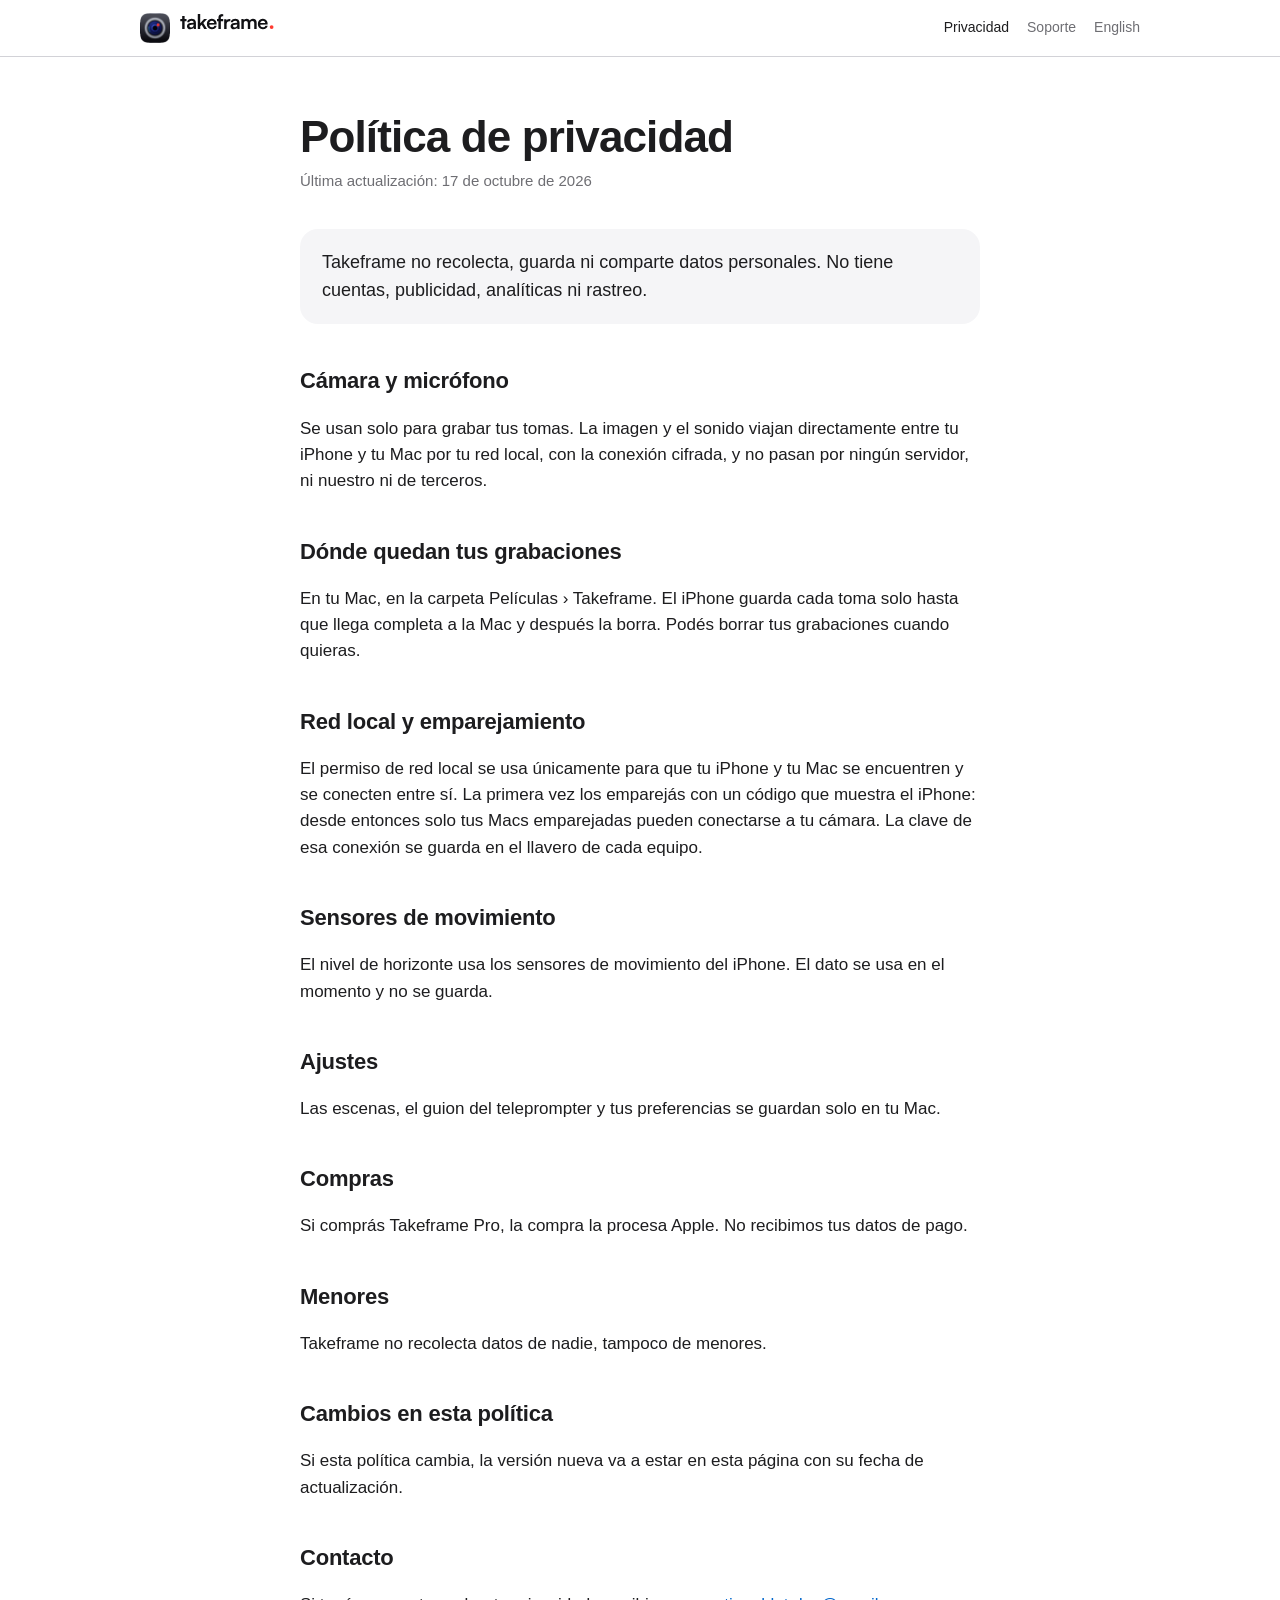
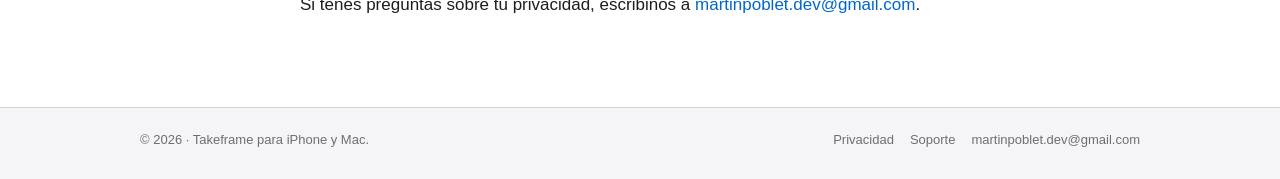
<file: privacidad.html>
<!doctype html>
<html lang="es">
<head>
<meta charset="utf-8">
<meta name="viewport" content="width=device-width, initial-scale=1">
<title>Política de privacidad · Takeframe</title>
<meta name="description" content="Tu iPhone como cámara de estudio, controlada desde tu Mac, con el audio de tu micrófono ya sincronizado.">
<meta property="og:title" content="Política de privacidad · Takeframe">
<meta property="og:description" content="Tu iPhone como cámara de estudio, controlada desde tu Mac, con el audio de tu micrófono ya sincronizado.">
<meta property="og:image" content="assets/icono.png">
<link rel="icon" type="image/png" href="assets/favicon.png">
<link rel="apple-touch-icon" href="assets/apple-touch-icon.png">
<link rel="stylesheet" href="assets/style.css">
</head>
<body>
<header class="top">
  <div class="wrap">
    <a class="brand" href="index.html">
      <img class="icon" src="assets/favicon.png" alt="">
      <picture>
        <source srcset="assets/nombre-blanco.svg" media="(prefers-color-scheme: dark)">
        <img class="name" src="assets/nombre-negro.svg" alt="takeframe">
      </picture>
    </a>
    <nav class="nav">
      <a href="privacidad.html" aria-current="page">Privacidad</a>
      <a href="soporte.html">Soporte</a>
      <a href="en/privacy.html" lang="en">English</a>
    </nav>
  </div>
</header>
<main>
<article class="page wrap narrow">
  <h1>Política de privacidad</h1>
  <p class="updated">Última actualización: 17 de octubre de 2026</p>
  <p class="summary">Takeframe no recolecta, guarda ni comparte datos personales. No tiene cuentas, publicidad, analíticas ni rastreo.</p>
  <h2>Cámara y micrófono</h2>
  <p>Se usan solo para grabar tus tomas. La imagen y el sonido viajan directamente entre tu iPhone y tu Mac por tu red local, con la conexión cifrada, y no pasan por ningún servidor, ni nuestro ni de terceros.</p>
  <h2>Dónde quedan tus grabaciones</h2>
  <p>En tu Mac, en la carpeta Películas › Takeframe. El iPhone guarda cada toma solo hasta que llega completa a la Mac y después la borra. Podés borrar tus grabaciones cuando quieras.</p>
  <h2>Red local y emparejamiento</h2>
  <p>El permiso de red local se usa únicamente para que tu iPhone y tu Mac se encuentren y se conecten entre sí. La primera vez los emparejás con un código que muestra el iPhone: desde entonces solo tus Macs emparejadas pueden conectarse a tu cámara. La clave de esa conexión se guarda en el llavero de cada equipo.</p>
  <h2>Sensores de movimiento</h2>
  <p>El nivel de horizonte usa los sensores de movimiento del iPhone. El dato se usa en el momento y no se guarda.</p>
  <h2>Ajustes</h2>
  <p>Las escenas, el guion del teleprompter y tus preferencias se guardan solo en tu Mac.</p>
  <h2>Compras</h2>
  <p>Si comprás Takeframe Pro, la compra la procesa Apple. No recibimos tus datos de pago.</p>
  <h2>Menores</h2>
  <p>Takeframe no recolecta datos de nadie, tampoco de menores.</p>
  <h2>Cambios en esta política</h2>
  <p>Si esta política cambia, la versión nueva va a estar en esta página con su fecha de actualización.</p>
  <h2>Contacto</h2>
  <p>Si tenés preguntas sobre tu privacidad, escribinos a <a href="mailto:martinpoblet.dev@gmail.com">martinpoblet.dev@gmail.com</a>.</p>
</article>
</main>
<footer class="foot">
  <div class="wrap">
    <span>© 2026 · Takeframe para iPhone y Mac.</span>
    <nav>
      <a href="privacidad.html">Privacidad</a>
      <a href="soporte.html">Soporte</a>
      <a href="mailto:martinpoblet.dev@gmail.com">martinpoblet.dev@gmail.com</a>
    </nav>
  </div>
</footer>
</body>
</html>
</file>
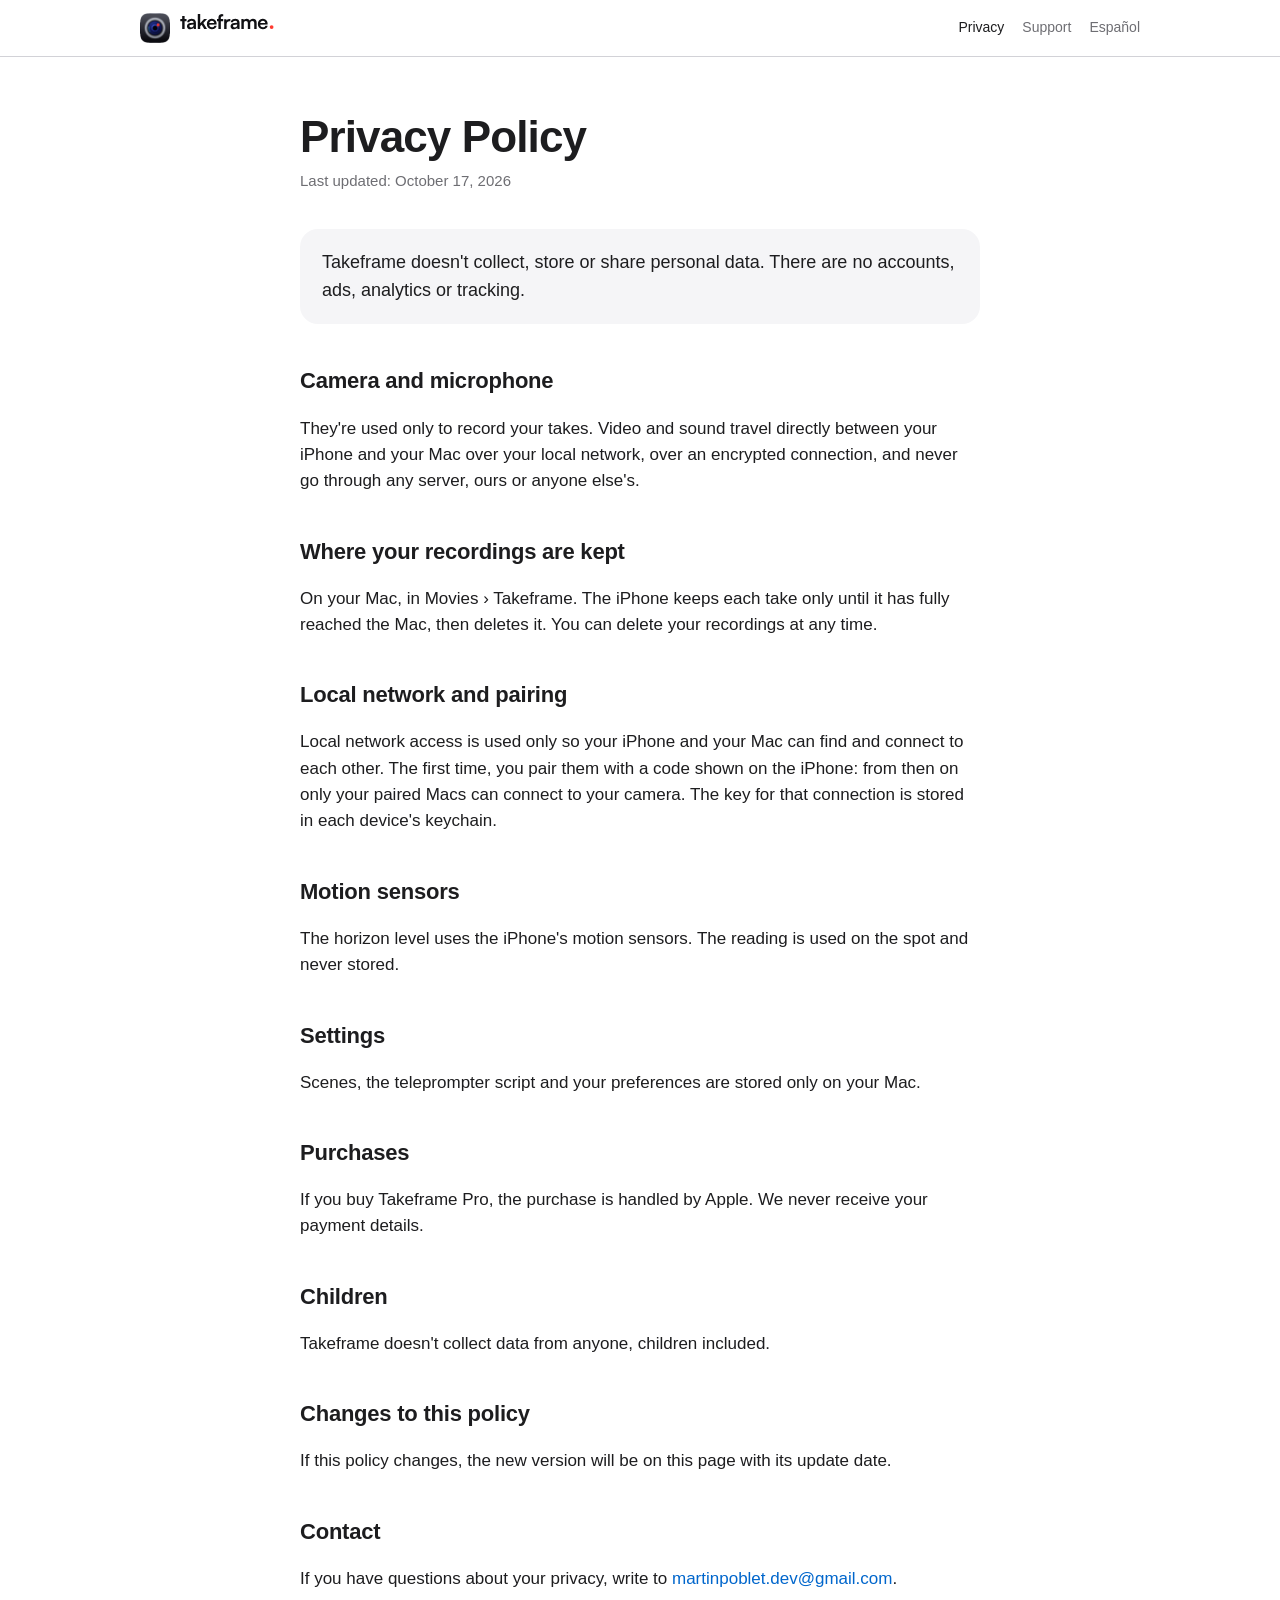
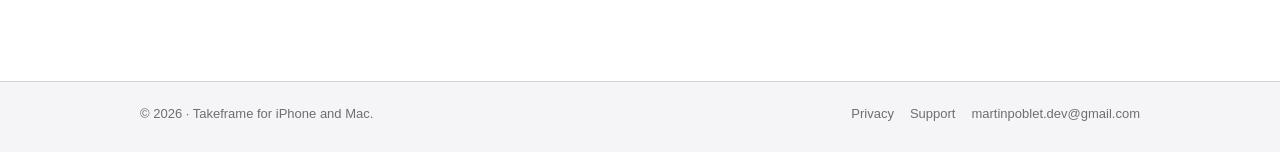
<file: privacy.html>
<!doctype html>
<html lang="en">
<head>
<meta charset="utf-8">
<meta name="viewport" content="width=device-width, initial-scale=1">
<title>Privacy Policy · Takeframe</title>
<meta name="description" content="Your iPhone as a studio camera, controlled from your Mac, with your microphone's audio already in sync.">
<link rel="canonical" href="https://martpoblet.github.io/takeframe/privacy.html">
<link rel="alternate" hreflang="en" href="https://martpoblet.github.io/takeframe/privacy.html">
<link rel="alternate" hreflang="es" href="https://martpoblet.github.io/takeframe/es/privacidad.html">
<meta name="apple-itunes-app" content="app-id=6824066436">
<meta property="og:title" content="Privacy Policy · Takeframe">
<meta property="og:description" content="Your iPhone as a studio camera, controlled from your Mac, with your microphone's audio already in sync.">
<meta property="og:image" content="https://martpoblet.github.io/takeframe/assets/og-en.jpg">
<link rel="icon" type="image/png" href="assets/favicon.png">
<link rel="apple-touch-icon" href="assets/apple-touch-icon.png">
<link rel="stylesheet" href="assets/style.css?v=2">
</head>
<body>
<header class="top">
  <div class="wrap">
    <a class="brand" href="index.html">
      <img class="icon" src="assets/favicon.png" alt="">
      <picture>
        <source srcset="assets/nombre-blanco.svg" media="(prefers-color-scheme: dark)">
        <img class="name" src="assets/nombre-negro.svg" alt="takeframe">
      </picture>
    </a>
    <nav class="nav">
      <a href="privacy.html" aria-current="page">Privacy</a>
      <a href="support.html">Support</a>
      <a href="es/privacidad.html" lang="es">Español</a>
    </nav>
  </div>
</header>
<main>
<article class="page wrap narrow">
  <h1>Privacy Policy</h1>
  <p class="updated">Last updated: October 17, 2026</p>
  <p class="summary">Takeframe doesn't collect, store or share personal data. There are no accounts, ads, analytics or tracking.</p>
  <h2>Camera and microphone</h2>
  <p>They're used only to record your takes. Video and sound travel directly between your iPhone and your Mac over your local network, over an encrypted connection, and never go through any server, ours or anyone else's.</p>
  <h2>Where your recordings are kept</h2>
  <p>On your Mac, in Movies › Takeframe. The iPhone keeps each take only until it has fully reached the Mac, then deletes it. You can delete your recordings at any time.</p>
  <h2>Local network and pairing</h2>
  <p>Local network access is used only so your iPhone and your Mac can find and connect to each other. The first time, you pair them with a code shown on the iPhone: from then on only your paired Macs can connect to your camera. The key for that connection is stored in each device's keychain.</p>
  <h2>Motion sensors</h2>
  <p>The horizon level uses the iPhone's motion sensors. The reading is used on the spot and never stored.</p>
  <h2>Settings</h2>
  <p>Scenes, the teleprompter script and your preferences are stored only on your Mac.</p>
  <h2>Purchases</h2>
  <p>If you buy Takeframe Pro, the purchase is handled by Apple. We never receive your payment details.</p>
  <h2>Children</h2>
  <p>Takeframe doesn't collect data from anyone, children included.</p>
  <h2>Changes to this policy</h2>
  <p>If this policy changes, the new version will be on this page with its update date.</p>
  <h2>Contact</h2>
  <p>If you have questions about your privacy, write to <a href="mailto:martinpoblet.dev@gmail.com">martinpoblet.dev@gmail.com</a>.</p>
</article>
</main>
<footer class="foot">
  <div class="wrap">
    <span>© 2026 · Takeframe for iPhone and Mac.</span>
    <nav>
      <a href="privacy.html">Privacy</a>
      <a href="support.html">Support</a>
      <a href="mailto:martinpoblet.dev@gmail.com">martinpoblet.dev@gmail.com</a>
    </nav>
  </div>
</footer>
</body>
</html>
</file>
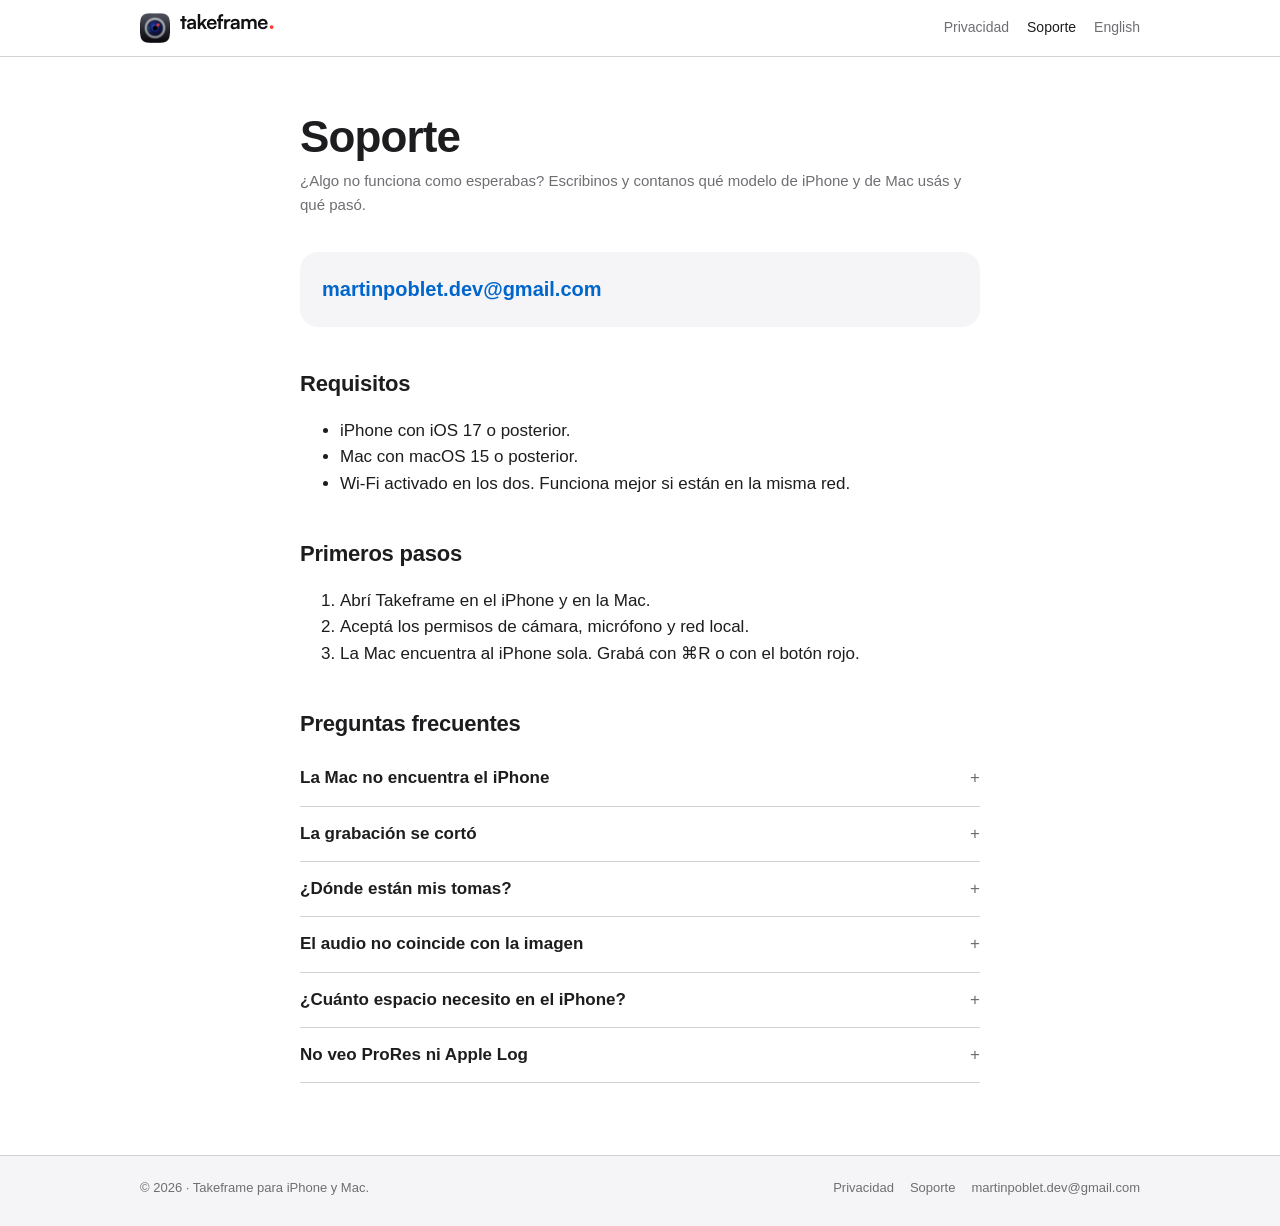
<file: soporte.html>
<!doctype html>
<html lang="es">
<head>
<meta charset="utf-8">
<meta name="viewport" content="width=device-width, initial-scale=1">
<title>Soporte · Takeframe</title>
<meta name="description" content="Tu iPhone como cámara de estudio, controlada desde tu Mac, con el audio de tu micrófono ya sincronizado.">
<meta property="og:title" content="Soporte · Takeframe">
<meta property="og:description" content="Tu iPhone como cámara de estudio, controlada desde tu Mac, con el audio de tu micrófono ya sincronizado.">
<meta property="og:image" content="assets/icono.png">
<link rel="icon" type="image/png" href="assets/favicon.png">
<link rel="apple-touch-icon" href="assets/apple-touch-icon.png">
<link rel="stylesheet" href="assets/style.css">
</head>
<body>
<header class="top">
  <div class="wrap">
    <a class="brand" href="index.html">
      <img class="icon" src="assets/favicon.png" alt="">
      <picture>
        <source srcset="assets/nombre-blanco.svg" media="(prefers-color-scheme: dark)">
        <img class="name" src="assets/nombre-negro.svg" alt="takeframe">
      </picture>
    </a>
    <nav class="nav">
      <a href="privacidad.html">Privacidad</a>
      <a href="soporte.html" aria-current="page">Soporte</a>
      <a href="en/support.html" lang="en">English</a>
    </nav>
  </div>
</header>
<main>
<article class="page wrap narrow">
  <h1>Soporte</h1>
  <p class="updated">¿Algo no funciona como esperabas? Escribinos y contanos qué modelo de iPhone y de Mac usás y qué pasó.</p>
  <div class="contact"><a href="mailto:martinpoblet.dev@gmail.com">martinpoblet.dev@gmail.com</a></div>
  <h2>Requisitos</h2>
  <ul>
    <li>iPhone con iOS 17 o posterior.</li>
    <li>Mac con macOS 15 o posterior.</li>
    <li>Wi-Fi activado en los dos. Funciona mejor si están en la misma red.</li>
  </ul>
  <h2>Primeros pasos</h2>
  <ol>
    <li>Abrí Takeframe en el iPhone y en la Mac.</li>
    <li>Aceptá los permisos de cámara, micrófono y red local.</li>
    <li>La Mac encuentra al iPhone sola. Grabá con ⌘R o con el botón rojo.</li>
  </ol>
  <h2>Preguntas frecuentes</h2>
  <details><summary>La Mac no encuentra el iPhone</summary><p>Revisá que Takeframe esté abierta en los dos equipos y que tenga permiso de red local: en la Mac, en Ajustes del Sistema › Privacidad y seguridad › Red local; en el iPhone, en Ajustes › Takeframe. Funciona mejor si los dos están en la misma red Wi-Fi.</p></details>
  <details><summary>La grabación se cortó</summary><p>No bloquees el iPhone mientras filmás: iOS apaga la cámara. Usá «Apagar pantalla» dentro de la app y tené el iPhone enchufado. Lo que se grabó hasta ese momento queda guardado.</p></details>
  <details><summary>¿Dónde están mis tomas?</summary><p>En la Mac, en Películas › Takeframe: un archivo .mov con el audio ya unido y el .wav original del micrófono. Si una toma no llegó a pasar a la Mac, está en el iPhone, en Archivos › En mi iPhone › Takeframe.</p></details>
  <details><summary>El audio no coincide con la imagen</summary><p>Dejá activada la opción «Sincronizar por sonido» y dale a Takeframe permiso de micrófono en el iPhone. Si igual hace falta, ajustá el «Retraso del audio» en el panel de la Mac.</p></details>
  <details><summary>¿Cuánto espacio necesito en el iPhone?</summary><p>La toma se graba entera en el iPhone antes de pasar a la Mac: unos 750 MB por minuto en 4K a 30 fps en HEVC. La app te muestra cuántos minutos te quedan, y cada toma se borra del iPhone cuando ya está en la Mac.</p></details>
  <details><summary>No veo ProRes ni Apple Log</summary><p>Solo los iPhone Pro graban en esos formatos. En los demás modelos, lo de mayor calidad es HEVC en HDR.</p></details>
</article>
</main>
<footer class="foot">
  <div class="wrap">
    <span>© 2026 · Takeframe para iPhone y Mac.</span>
    <nav>
      <a href="privacidad.html">Privacidad</a>
      <a href="soporte.html">Soporte</a>
      <a href="mailto:martinpoblet.dev@gmail.com">martinpoblet.dev@gmail.com</a>
    </nav>
  </div>
</footer>
</body>
</html>
</file>
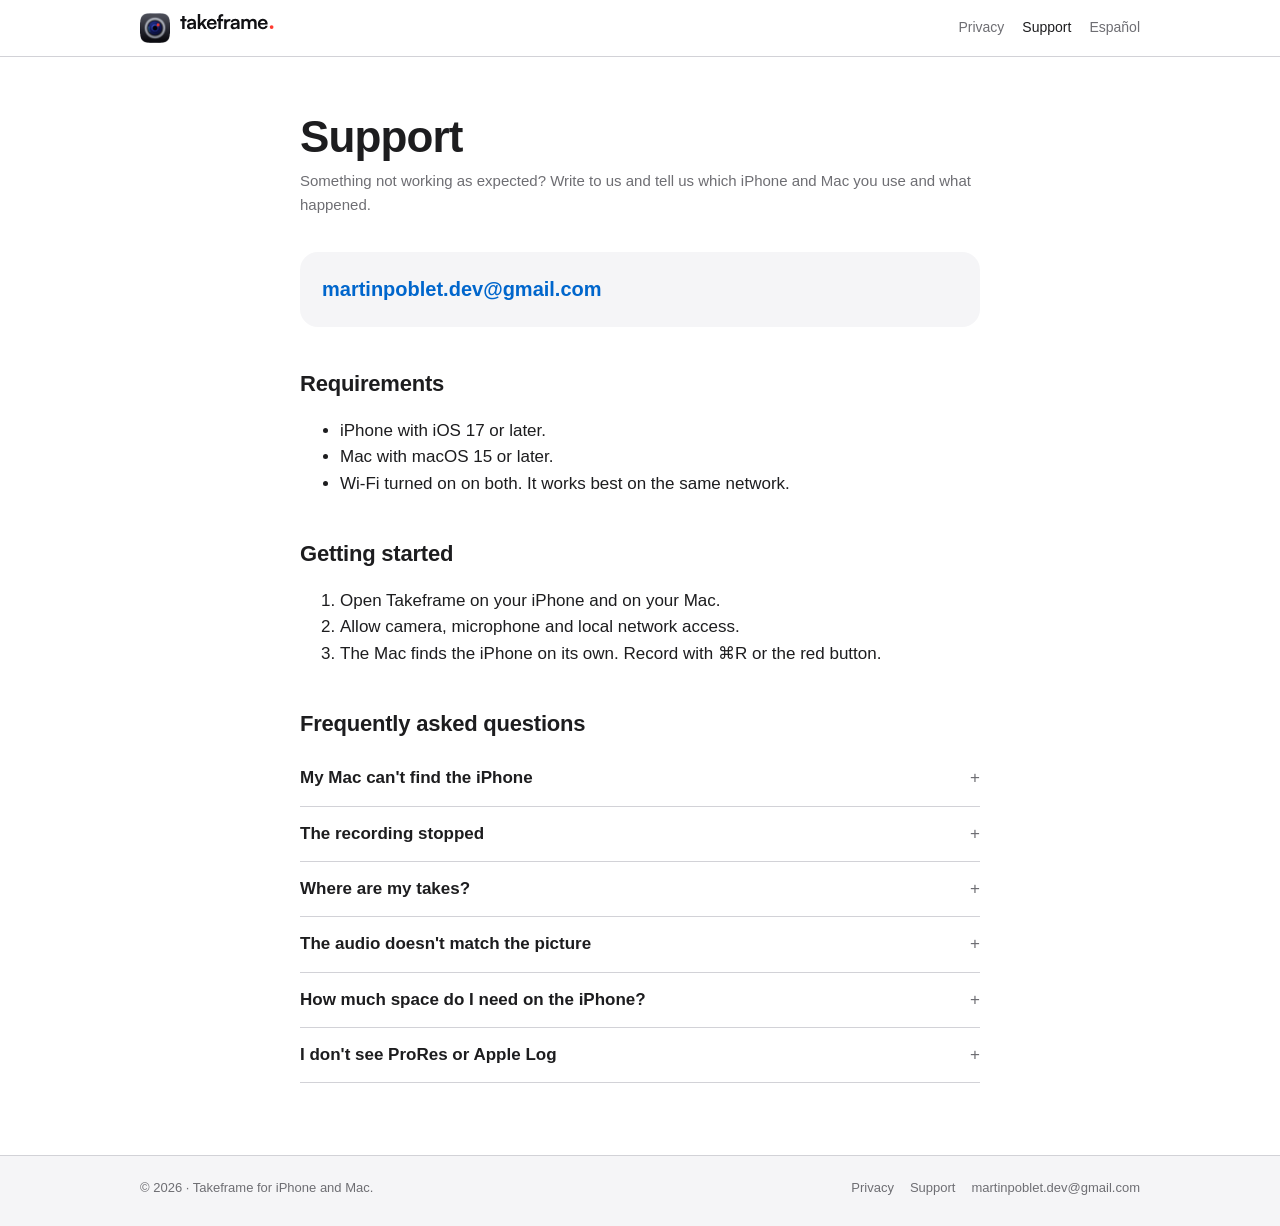
<file: support.html>
<!doctype html>
<html lang="en">
<head>
<meta charset="utf-8">
<meta name="viewport" content="width=device-width, initial-scale=1">
<title>Support · Takeframe</title>
<meta name="description" content="Your iPhone as a studio camera, controlled from your Mac, with your microphone's audio already in sync.">
<link rel="canonical" href="https://martpoblet.github.io/takeframe/support.html">
<link rel="alternate" hreflang="en" href="https://martpoblet.github.io/takeframe/support.html">
<link rel="alternate" hreflang="es" href="https://martpoblet.github.io/takeframe/es/soporte.html">
<meta name="apple-itunes-app" content="app-id=6824066436">
<meta property="og:title" content="Support · Takeframe">
<meta property="og:description" content="Your iPhone as a studio camera, controlled from your Mac, with your microphone's audio already in sync.">
<meta property="og:image" content="https://martpoblet.github.io/takeframe/assets/og-en.jpg">
<link rel="icon" type="image/png" href="assets/favicon.png">
<link rel="apple-touch-icon" href="assets/apple-touch-icon.png">
<link rel="stylesheet" href="assets/style.css?v=2">
</head>
<body>
<header class="top">
  <div class="wrap">
    <a class="brand" href="index.html">
      <img class="icon" src="assets/favicon.png" alt="">
      <picture>
        <source srcset="assets/nombre-blanco.svg" media="(prefers-color-scheme: dark)">
        <img class="name" src="assets/nombre-negro.svg" alt="takeframe">
      </picture>
    </a>
    <nav class="nav">
      <a href="privacy.html">Privacy</a>
      <a href="support.html" aria-current="page">Support</a>
      <a href="es/soporte.html" lang="es">Español</a>
    </nav>
  </div>
</header>
<main>
<article class="page wrap narrow">
  <h1>Support</h1>
  <p class="updated">Something not working as expected? Write to us and tell us which iPhone and Mac you use and what happened.</p>
  <div class="contact"><a href="mailto:martinpoblet.dev@gmail.com">martinpoblet.dev@gmail.com</a></div>
  <h2>Requirements</h2>
  <ul>
    <li>iPhone with iOS 17 or later.</li>
    <li>Mac with macOS 15 or later.</li>
    <li>Wi-Fi turned on on both. It works best on the same network.</li>
  </ul>
  <h2>Getting started</h2>
  <ol>
    <li>Open Takeframe on your iPhone and on your Mac.</li>
    <li>Allow camera, microphone and local network access.</li>
    <li>The Mac finds the iPhone on its own. Record with ⌘R or the red button.</li>
  </ol>
  <h2>Frequently asked questions</h2>
  <details><summary>My Mac can't find the iPhone</summary><p>Make sure Takeframe is open on both devices and has local network access: on the Mac, in System Settings › Privacy & Security › Local Network; on the iPhone, in Settings › Takeframe. It works best when both are on the same Wi-Fi network.</p></details>
  <details><summary>The recording stopped</summary><p>Don't lock the iPhone while filming: iOS turns the camera off. Use “Turn off screen” inside the app and keep the iPhone plugged in. Everything recorded up to that point is saved.</p></details>
  <details><summary>Where are my takes?</summary><p>On the Mac, in Movies › Takeframe: a .mov file with the audio already joined, plus the original .wav from the microphone. If a take didn't make it to the Mac, it's on the iPhone in Files › On My iPhone › Takeframe.</p></details>
  <details><summary>The audio doesn't match the picture</summary><p>Keep “Sync by sound” on and allow microphone access for Takeframe on the iPhone. If it's still needed, adjust “Audio delay” in the Mac's panel.</p></details>
  <details><summary>How much space do I need on the iPhone?</summary><p>Each take is recorded in full on the iPhone before moving to the Mac: about 750 MB per minute in 4K at 30 fps HEVC. The app shows how many minutes you have left, and each take is deleted from the iPhone once it's on the Mac.</p></details>
  <details><summary>I don't see ProRes or Apple Log</summary><p>Only iPhone Pro models record in those formats. On other models, HEVC in HDR gives the highest quality.</p></details>
</article>
</main>
<footer class="foot">
  <div class="wrap">
    <span>© 2026 · Takeframe for iPhone and Mac.</span>
    <nav>
      <a href="privacy.html">Privacy</a>
      <a href="support.html">Support</a>
      <a href="mailto:martinpoblet.dev@gmail.com">martinpoblet.dev@gmail.com</a>
    </nav>
  </div>
</footer>
</body>
</html>
</file>
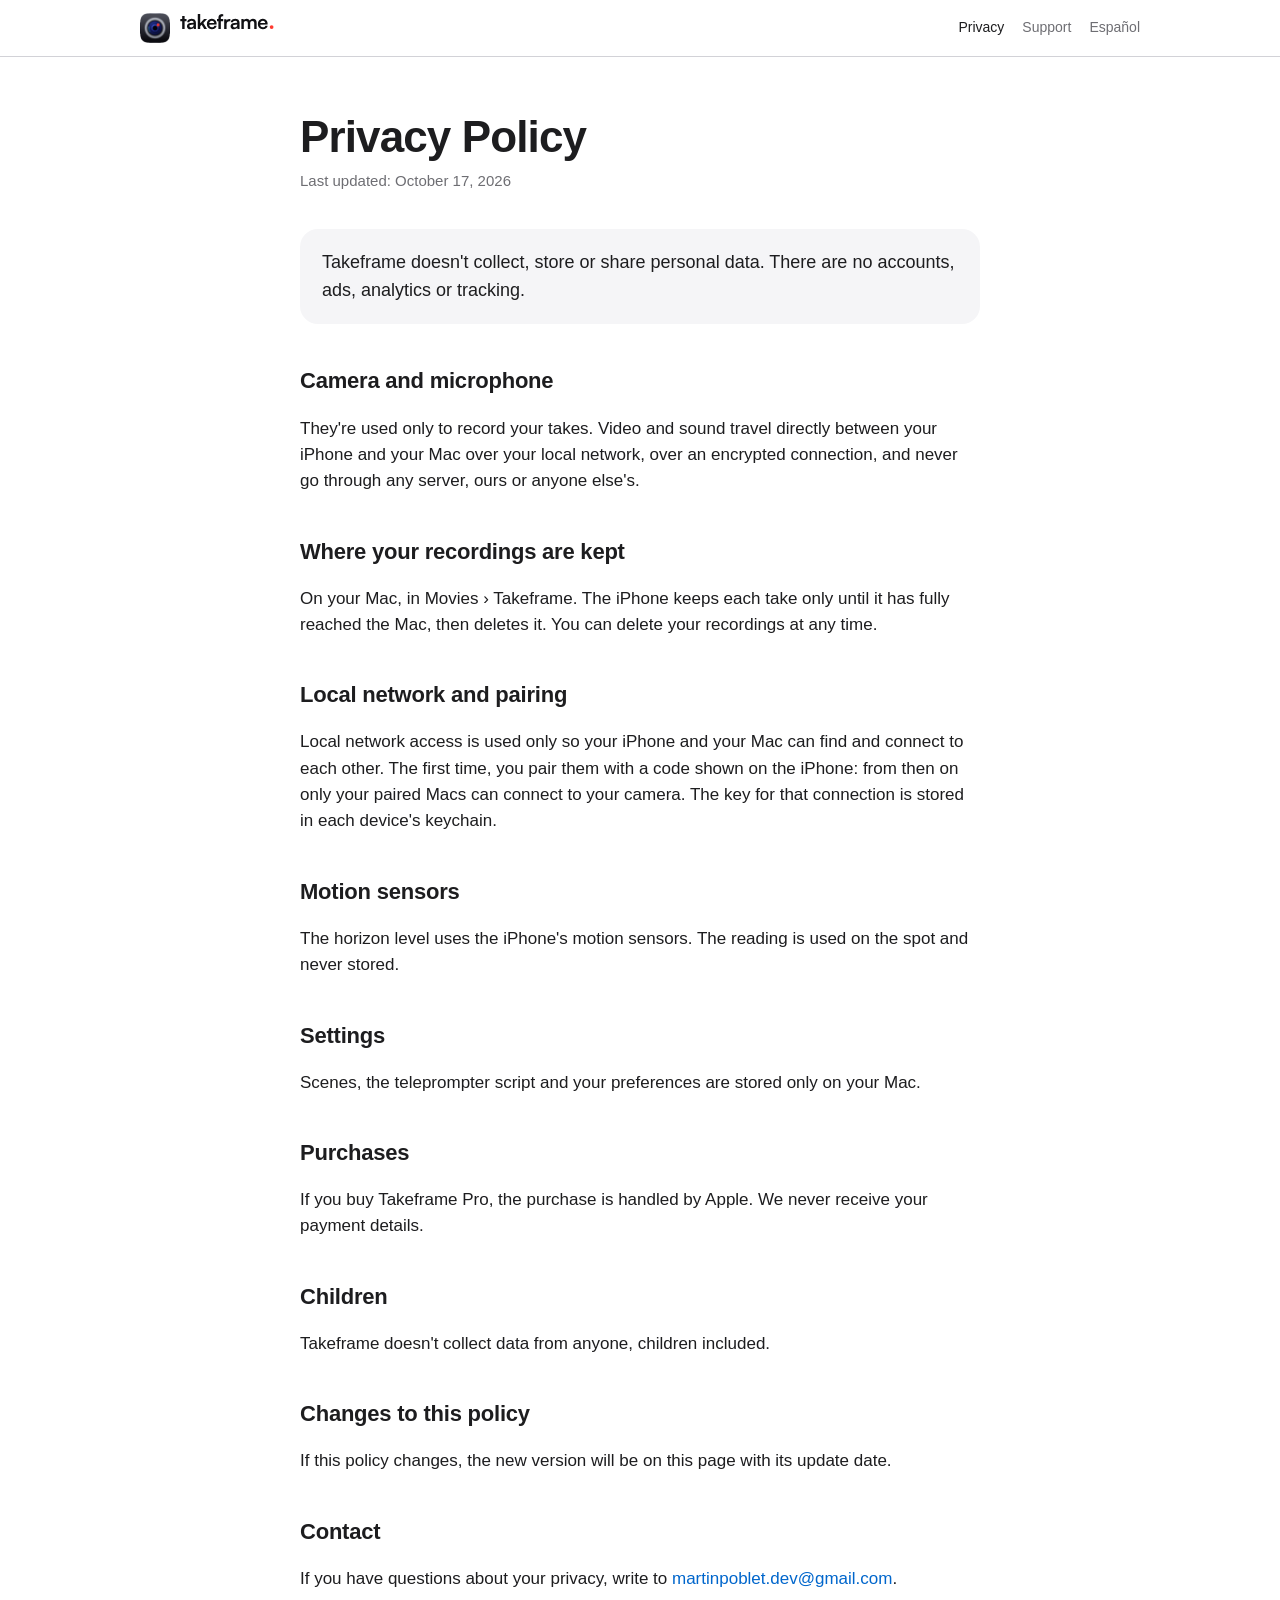
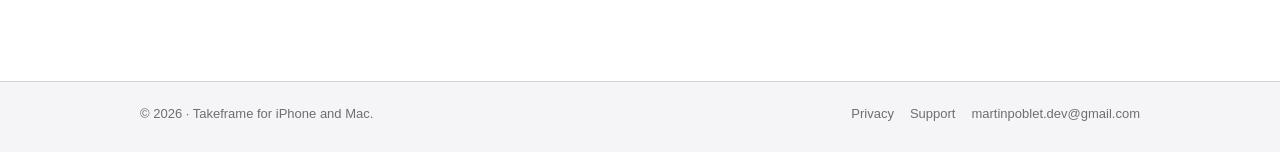
<file: en/privacy.html>
<!doctype html>
<html lang="en">
<head>
<meta charset="utf-8">
<meta name="viewport" content="width=device-width, initial-scale=1">
<title>Privacy Policy · Takeframe</title>
<meta name="description" content="Your iPhone as a studio camera, controlled from your Mac, with your microphone's audio already in sync.">
<meta property="og:title" content="Privacy Policy · Takeframe">
<meta property="og:description" content="Your iPhone as a studio camera, controlled from your Mac, with your microphone's audio already in sync.">
<meta property="og:image" content="../assets/icono.png">
<link rel="icon" type="image/png" href="../assets/favicon.png">
<link rel="apple-touch-icon" href="../assets/apple-touch-icon.png">
<link rel="stylesheet" href="../assets/style.css">
</head>
<body>
<header class="top">
  <div class="wrap">
    <a class="brand" href="index.html">
      <img class="icon" src="../assets/favicon.png" alt="">
      <picture>
        <source srcset="../assets/nombre-blanco.svg" media="(prefers-color-scheme: dark)">
        <img class="name" src="../assets/nombre-negro.svg" alt="takeframe">
      </picture>
    </a>
    <nav class="nav">
      <a href="privacy.html" aria-current="page">Privacy</a>
      <a href="support.html">Support</a>
      <a href="../privacidad.html" lang="es">Español</a>
    </nav>
  </div>
</header>
<main>
<article class="page wrap narrow">
  <h1>Privacy Policy</h1>
  <p class="updated">Last updated: October 17, 2026</p>
  <p class="summary">Takeframe doesn't collect, store or share personal data. There are no accounts, ads, analytics or tracking.</p>
  <h2>Camera and microphone</h2>
  <p>They're used only to record your takes. Video and sound travel directly between your iPhone and your Mac over your local network, over an encrypted connection, and never go through any server, ours or anyone else's.</p>
  <h2>Where your recordings are kept</h2>
  <p>On your Mac, in Movies › Takeframe. The iPhone keeps each take only until it has fully reached the Mac, then deletes it. You can delete your recordings at any time.</p>
  <h2>Local network and pairing</h2>
  <p>Local network access is used only so your iPhone and your Mac can find and connect to each other. The first time, you pair them with a code shown on the iPhone: from then on only your paired Macs can connect to your camera. The key for that connection is stored in each device's keychain.</p>
  <h2>Motion sensors</h2>
  <p>The horizon level uses the iPhone's motion sensors. The reading is used on the spot and never stored.</p>
  <h2>Settings</h2>
  <p>Scenes, the teleprompter script and your preferences are stored only on your Mac.</p>
  <h2>Purchases</h2>
  <p>If you buy Takeframe Pro, the purchase is handled by Apple. We never receive your payment details.</p>
  <h2>Children</h2>
  <p>Takeframe doesn't collect data from anyone, children included.</p>
  <h2>Changes to this policy</h2>
  <p>If this policy changes, the new version will be on this page with its update date.</p>
  <h2>Contact</h2>
  <p>If you have questions about your privacy, write to <a href="mailto:martinpoblet.dev@gmail.com">martinpoblet.dev@gmail.com</a>.</p>
</article>
</main>
<footer class="foot">
  <div class="wrap">
    <span>© 2026 · Takeframe for iPhone and Mac.</span>
    <nav>
      <a href="privacy.html">Privacy</a>
      <a href="support.html">Support</a>
      <a href="mailto:martinpoblet.dev@gmail.com">martinpoblet.dev@gmail.com</a>
    </nav>
  </div>
</footer>
</body>
</html>
</file>
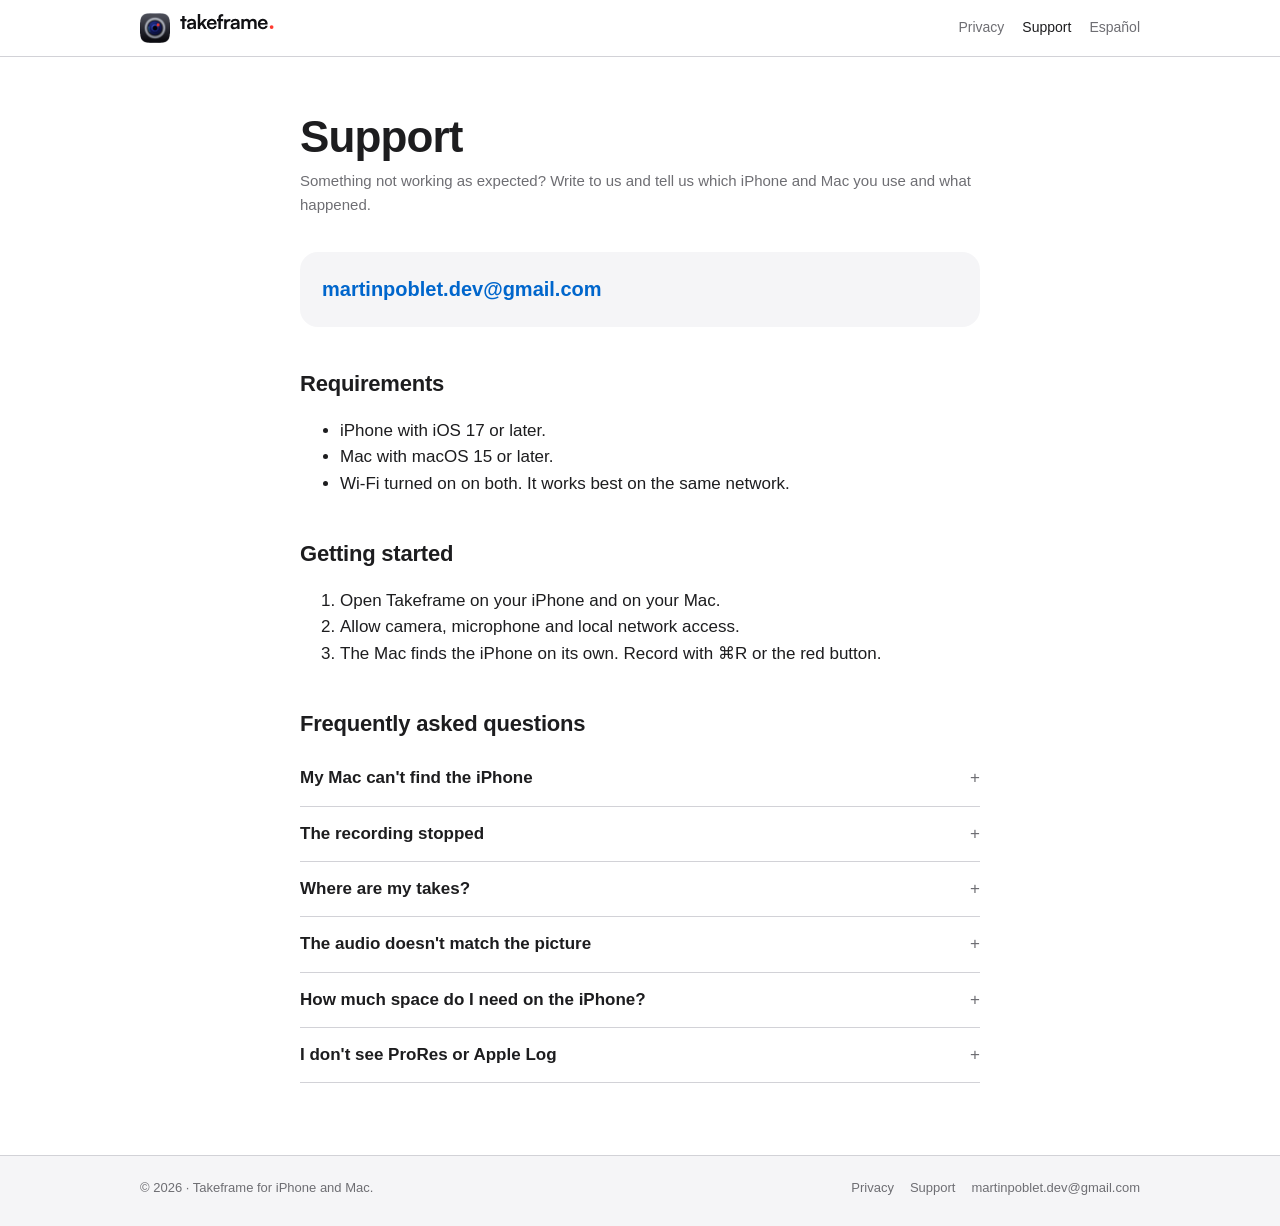
<file: en/support.html>
<!doctype html>
<html lang="en">
<head>
<meta charset="utf-8">
<meta name="viewport" content="width=device-width, initial-scale=1">
<title>Support · Takeframe</title>
<meta name="description" content="Your iPhone as a studio camera, controlled from your Mac, with your microphone's audio already in sync.">
<meta property="og:title" content="Support · Takeframe">
<meta property="og:description" content="Your iPhone as a studio camera, controlled from your Mac, with your microphone's audio already in sync.">
<meta property="og:image" content="../assets/icono.png">
<link rel="icon" type="image/png" href="../assets/favicon.png">
<link rel="apple-touch-icon" href="../assets/apple-touch-icon.png">
<link rel="stylesheet" href="../assets/style.css">
</head>
<body>
<header class="top">
  <div class="wrap">
    <a class="brand" href="index.html">
      <img class="icon" src="../assets/favicon.png" alt="">
      <picture>
        <source srcset="../assets/nombre-blanco.svg" media="(prefers-color-scheme: dark)">
        <img class="name" src="../assets/nombre-negro.svg" alt="takeframe">
      </picture>
    </a>
    <nav class="nav">
      <a href="privacy.html">Privacy</a>
      <a href="support.html" aria-current="page">Support</a>
      <a href="../soporte.html" lang="es">Español</a>
    </nav>
  </div>
</header>
<main>
<article class="page wrap narrow">
  <h1>Support</h1>
  <p class="updated">Something not working as expected? Write to us and tell us which iPhone and Mac you use and what happened.</p>
  <div class="contact"><a href="mailto:martinpoblet.dev@gmail.com">martinpoblet.dev@gmail.com</a></div>
  <h2>Requirements</h2>
  <ul>
    <li>iPhone with iOS 17 or later.</li>
    <li>Mac with macOS 15 or later.</li>
    <li>Wi-Fi turned on on both. It works best on the same network.</li>
  </ul>
  <h2>Getting started</h2>
  <ol>
    <li>Open Takeframe on your iPhone and on your Mac.</li>
    <li>Allow camera, microphone and local network access.</li>
    <li>The Mac finds the iPhone on its own. Record with ⌘R or the red button.</li>
  </ol>
  <h2>Frequently asked questions</h2>
  <details><summary>My Mac can't find the iPhone</summary><p>Make sure Takeframe is open on both devices and has local network access: on the Mac, in System Settings › Privacy & Security › Local Network; on the iPhone, in Settings › Takeframe. It works best when both are on the same Wi-Fi network.</p></details>
  <details><summary>The recording stopped</summary><p>Don't lock the iPhone while filming: iOS turns the camera off. Use “Turn off screen” inside the app and keep the iPhone plugged in. Everything recorded up to that point is saved.</p></details>
  <details><summary>Where are my takes?</summary><p>On the Mac, in Movies › Takeframe: a .mov file with the audio already joined, plus the original .wav from the microphone. If a take didn't make it to the Mac, it's on the iPhone in Files › On My iPhone › Takeframe.</p></details>
  <details><summary>The audio doesn't match the picture</summary><p>Keep “Sync by sound” on and allow microphone access for Takeframe on the iPhone. If it's still needed, adjust “Audio delay” in the Mac's panel.</p></details>
  <details><summary>How much space do I need on the iPhone?</summary><p>Each take is recorded in full on the iPhone before moving to the Mac: about 750 MB per minute in 4K at 30 fps HEVC. The app shows how many minutes you have left, and each take is deleted from the iPhone once it's on the Mac.</p></details>
  <details><summary>I don't see ProRes or Apple Log</summary><p>Only iPhone Pro models record in those formats. On other models, HEVC in HDR gives the highest quality.</p></details>
</article>
</main>
<footer class="foot">
  <div class="wrap">
    <span>© 2026 · Takeframe for iPhone and Mac.</span>
    <nav>
      <a href="privacy.html">Privacy</a>
      <a href="support.html">Support</a>
      <a href="mailto:martinpoblet.dev@gmail.com">martinpoblet.dev@gmail.com</a>
    </nav>
  </div>
</footer>
</body>
</html>
</file>
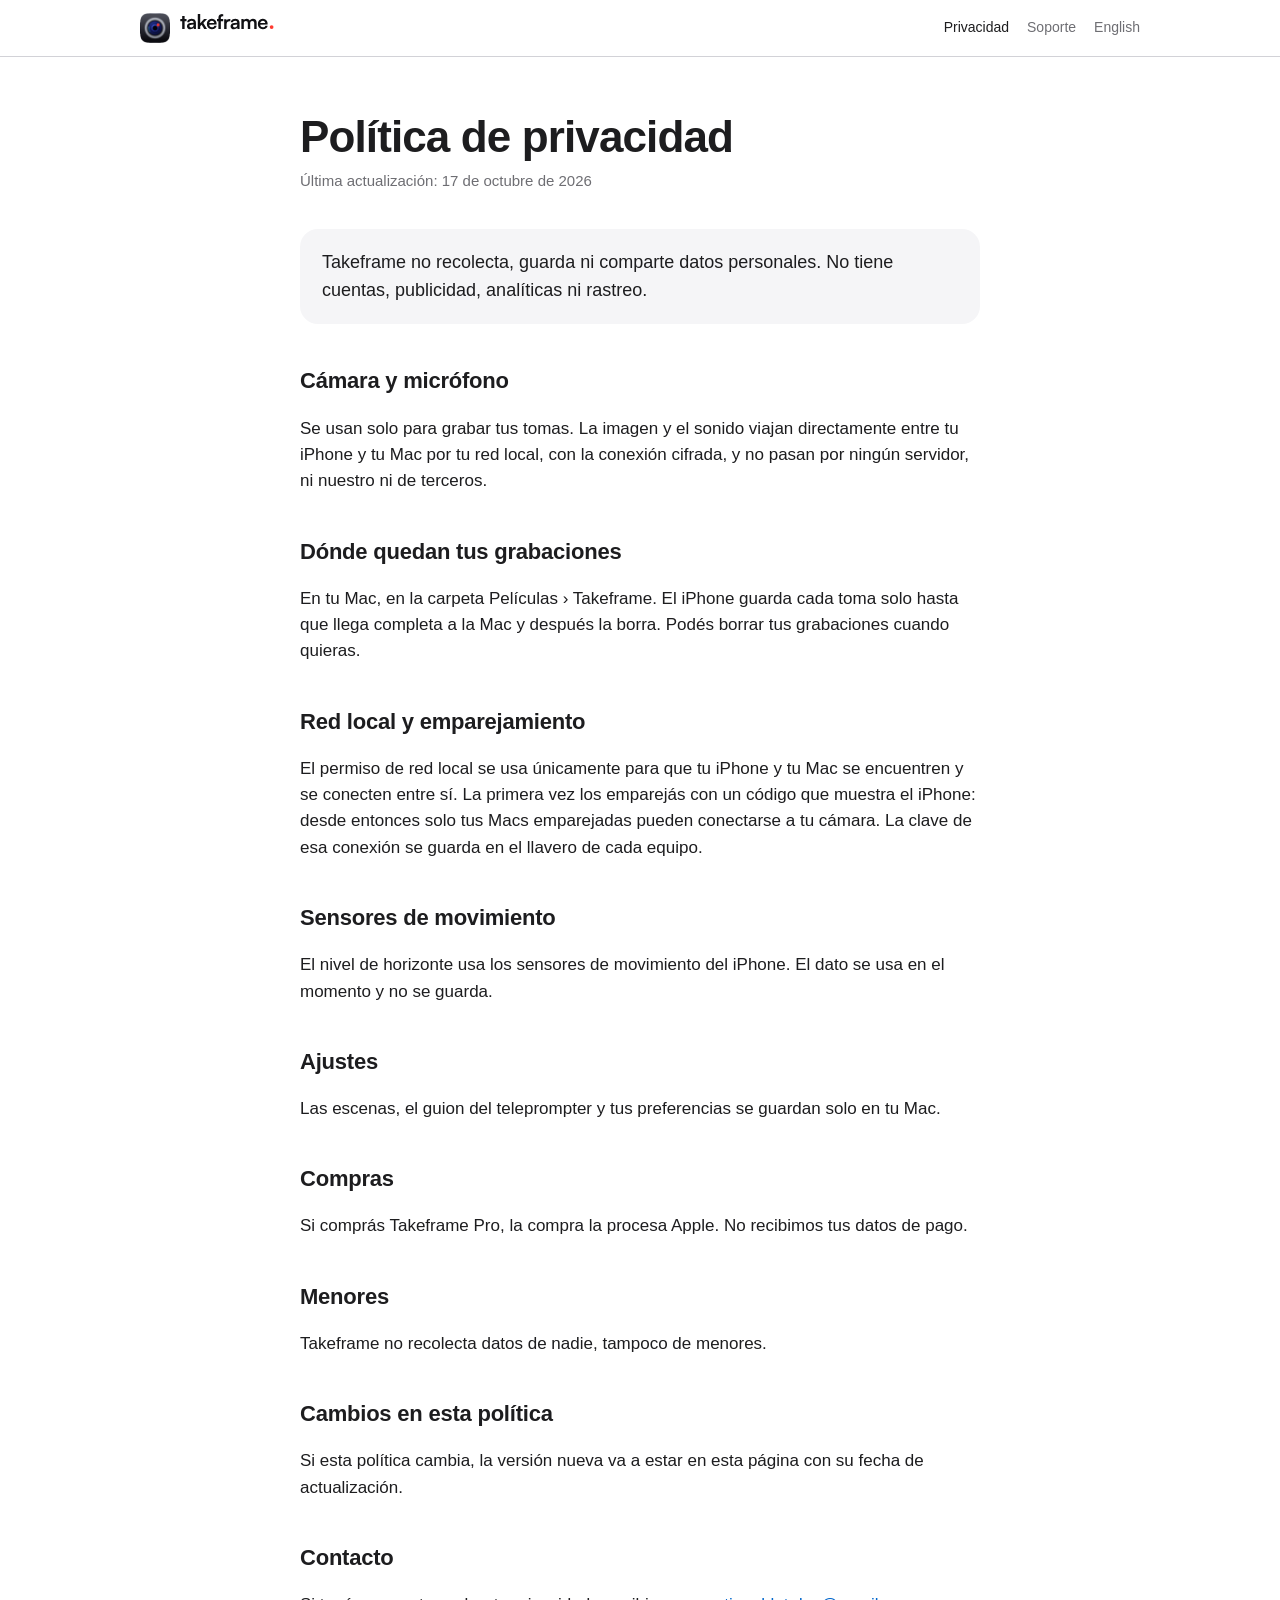
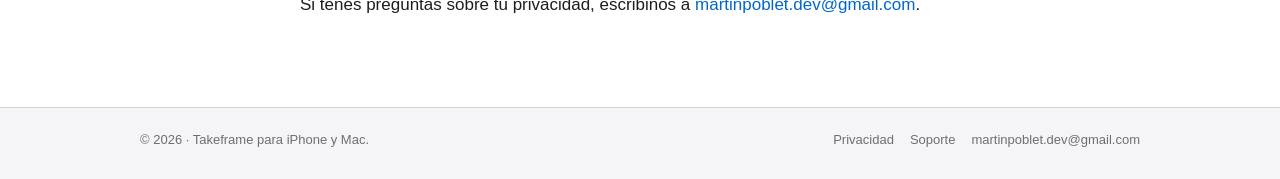
<file: es/privacidad.html>
<!doctype html>
<html lang="es">
<head>
<meta charset="utf-8">
<meta name="viewport" content="width=device-width, initial-scale=1">
<title>Política de privacidad · Takeframe</title>
<meta name="description" content="Tu iPhone como cámara de estudio, controlada desde tu Mac, con el audio de tu micrófono ya sincronizado.">
<link rel="canonical" href="https://martpoblet.github.io/takeframe/es/privacidad.html">
<link rel="alternate" hreflang="en" href="https://martpoblet.github.io/takeframe/privacy.html">
<link rel="alternate" hreflang="es" href="https://martpoblet.github.io/takeframe/es/privacidad.html">
<meta name="apple-itunes-app" content="app-id=6824066436">
<meta property="og:title" content="Política de privacidad · Takeframe">
<meta property="og:description" content="Tu iPhone como cámara de estudio, controlada desde tu Mac, con el audio de tu micrófono ya sincronizado.">
<meta property="og:image" content="https://martpoblet.github.io/takeframe/assets/og-es.jpg">
<link rel="icon" type="image/png" href="../assets/favicon.png">
<link rel="apple-touch-icon" href="../assets/apple-touch-icon.png">
<link rel="stylesheet" href="../assets/style.css?v=2">
</head>
<body>
<header class="top">
  <div class="wrap">
    <a class="brand" href="index.html">
      <img class="icon" src="../assets/favicon.png" alt="">
      <picture>
        <source srcset="../assets/nombre-blanco.svg" media="(prefers-color-scheme: dark)">
        <img class="name" src="../assets/nombre-negro.svg" alt="takeframe">
      </picture>
    </a>
    <nav class="nav">
      <a href="privacidad.html" aria-current="page">Privacidad</a>
      <a href="soporte.html">Soporte</a>
      <a href="../privacy.html" lang="en">English</a>
    </nav>
  </div>
</header>
<main>
<article class="page wrap narrow">
  <h1>Política de privacidad</h1>
  <p class="updated">Última actualización: 17 de octubre de 2026</p>
  <p class="summary">Takeframe no recolecta, guarda ni comparte datos personales. No tiene cuentas, publicidad, analíticas ni rastreo.</p>
  <h2>Cámara y micrófono</h2>
  <p>Se usan solo para grabar tus tomas. La imagen y el sonido viajan directamente entre tu iPhone y tu Mac por tu red local, con la conexión cifrada, y no pasan por ningún servidor, ni nuestro ni de terceros.</p>
  <h2>Dónde quedan tus grabaciones</h2>
  <p>En tu Mac, en la carpeta Películas › Takeframe. El iPhone guarda cada toma solo hasta que llega completa a la Mac y después la borra. Podés borrar tus grabaciones cuando quieras.</p>
  <h2>Red local y emparejamiento</h2>
  <p>El permiso de red local se usa únicamente para que tu iPhone y tu Mac se encuentren y se conecten entre sí. La primera vez los emparejás con un código que muestra el iPhone: desde entonces solo tus Macs emparejadas pueden conectarse a tu cámara. La clave de esa conexión se guarda en el llavero de cada equipo.</p>
  <h2>Sensores de movimiento</h2>
  <p>El nivel de horizonte usa los sensores de movimiento del iPhone. El dato se usa en el momento y no se guarda.</p>
  <h2>Ajustes</h2>
  <p>Las escenas, el guion del teleprompter y tus preferencias se guardan solo en tu Mac.</p>
  <h2>Compras</h2>
  <p>Si comprás Takeframe Pro, la compra la procesa Apple. No recibimos tus datos de pago.</p>
  <h2>Menores</h2>
  <p>Takeframe no recolecta datos de nadie, tampoco de menores.</p>
  <h2>Cambios en esta política</h2>
  <p>Si esta política cambia, la versión nueva va a estar en esta página con su fecha de actualización.</p>
  <h2>Contacto</h2>
  <p>Si tenés preguntas sobre tu privacidad, escribinos a <a href="mailto:martinpoblet.dev@gmail.com">martinpoblet.dev@gmail.com</a>.</p>
</article>
</main>
<footer class="foot">
  <div class="wrap">
    <span>© 2026 · Takeframe para iPhone y Mac.</span>
    <nav>
      <a href="privacidad.html">Privacidad</a>
      <a href="soporte.html">Soporte</a>
      <a href="mailto:martinpoblet.dev@gmail.com">martinpoblet.dev@gmail.com</a>
    </nav>
  </div>
</footer>
</body>
</html>
</file>
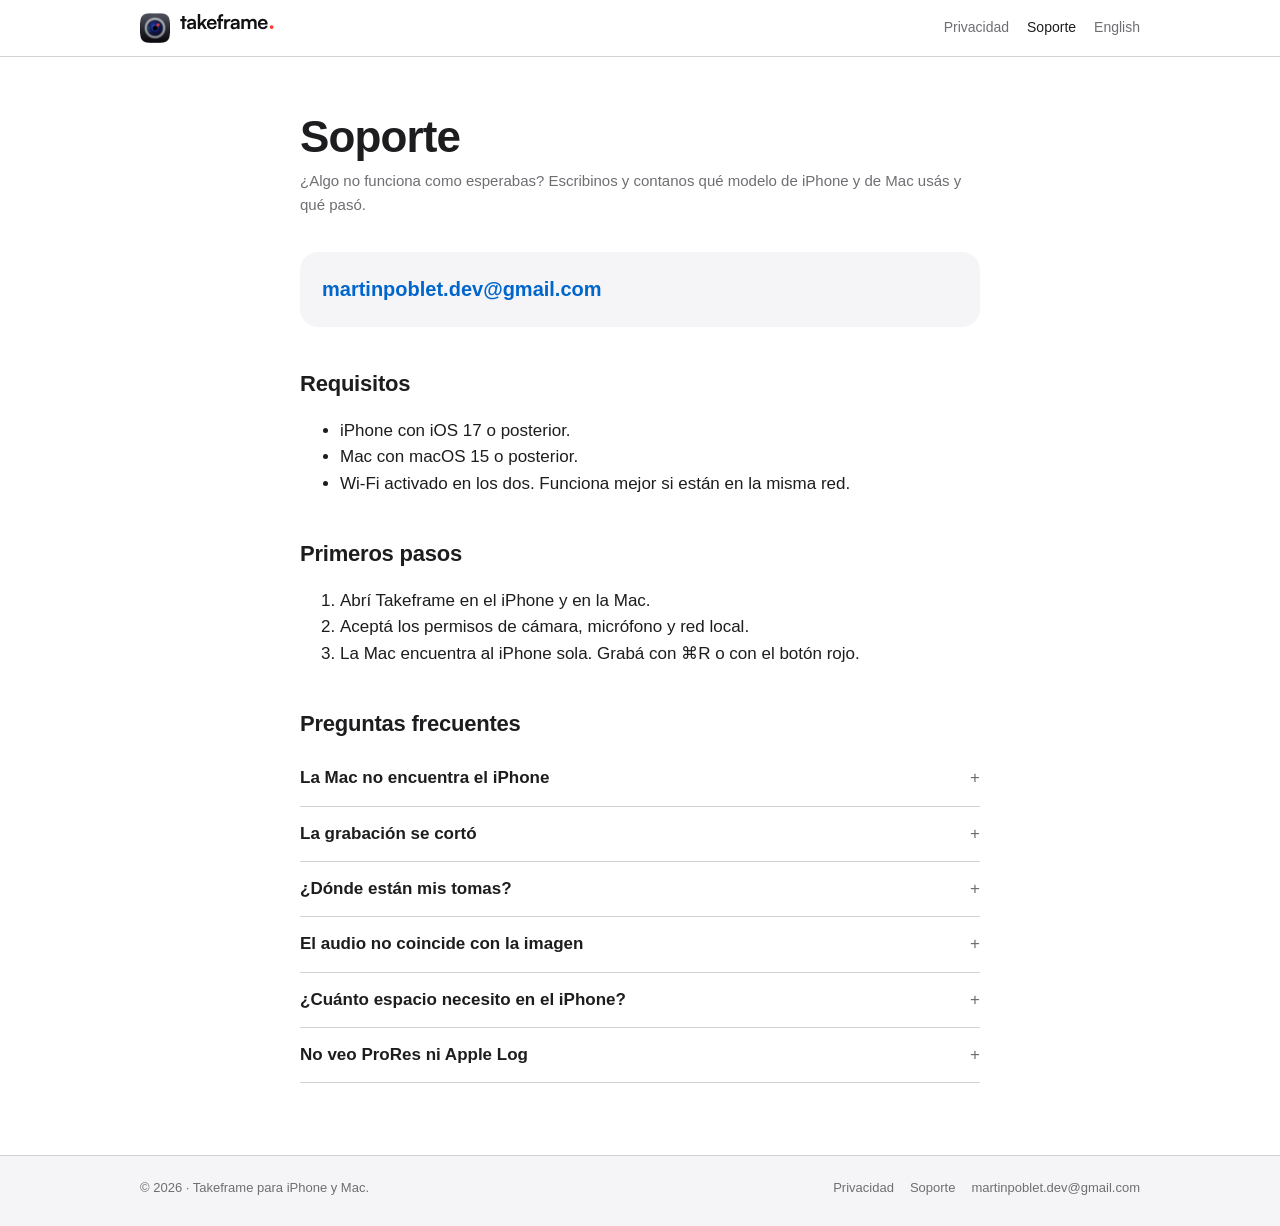
<file: es/soporte.html>
<!doctype html>
<html lang="es">
<head>
<meta charset="utf-8">
<meta name="viewport" content="width=device-width, initial-scale=1">
<title>Soporte · Takeframe</title>
<meta name="description" content="Tu iPhone como cámara de estudio, controlada desde tu Mac, con el audio de tu micrófono ya sincronizado.">
<link rel="canonical" href="https://martpoblet.github.io/takeframe/es/soporte.html">
<link rel="alternate" hreflang="en" href="https://martpoblet.github.io/takeframe/support.html">
<link rel="alternate" hreflang="es" href="https://martpoblet.github.io/takeframe/es/soporte.html">
<meta name="apple-itunes-app" content="app-id=6824066436">
<meta property="og:title" content="Soporte · Takeframe">
<meta property="og:description" content="Tu iPhone como cámara de estudio, controlada desde tu Mac, con el audio de tu micrófono ya sincronizado.">
<meta property="og:image" content="https://martpoblet.github.io/takeframe/assets/og-es.jpg">
<link rel="icon" type="image/png" href="../assets/favicon.png">
<link rel="apple-touch-icon" href="../assets/apple-touch-icon.png">
<link rel="stylesheet" href="../assets/style.css?v=2">
</head>
<body>
<header class="top">
  <div class="wrap">
    <a class="brand" href="index.html">
      <img class="icon" src="../assets/favicon.png" alt="">
      <picture>
        <source srcset="../assets/nombre-blanco.svg" media="(prefers-color-scheme: dark)">
        <img class="name" src="../assets/nombre-negro.svg" alt="takeframe">
      </picture>
    </a>
    <nav class="nav">
      <a href="privacidad.html">Privacidad</a>
      <a href="soporte.html" aria-current="page">Soporte</a>
      <a href="../support.html" lang="en">English</a>
    </nav>
  </div>
</header>
<main>
<article class="page wrap narrow">
  <h1>Soporte</h1>
  <p class="updated">¿Algo no funciona como esperabas? Escribinos y contanos qué modelo de iPhone y de Mac usás y qué pasó.</p>
  <div class="contact"><a href="mailto:martinpoblet.dev@gmail.com">martinpoblet.dev@gmail.com</a></div>
  <h2>Requisitos</h2>
  <ul>
    <li>iPhone con iOS 17 o posterior.</li>
    <li>Mac con macOS 15 o posterior.</li>
    <li>Wi-Fi activado en los dos. Funciona mejor si están en la misma red.</li>
  </ul>
  <h2>Primeros pasos</h2>
  <ol>
    <li>Abrí Takeframe en el iPhone y en la Mac.</li>
    <li>Aceptá los permisos de cámara, micrófono y red local.</li>
    <li>La Mac encuentra al iPhone sola. Grabá con ⌘R o con el botón rojo.</li>
  </ol>
  <h2>Preguntas frecuentes</h2>
  <details><summary>La Mac no encuentra el iPhone</summary><p>Revisá que Takeframe esté abierta en los dos equipos y que tenga permiso de red local: en la Mac, en Ajustes del Sistema › Privacidad y seguridad › Red local; en el iPhone, en Ajustes › Takeframe. Funciona mejor si los dos están en la misma red Wi-Fi.</p></details>
  <details><summary>La grabación se cortó</summary><p>No bloquees el iPhone mientras filmás: iOS apaga la cámara. Usá «Apagar pantalla» dentro de la app y tené el iPhone enchufado. Lo que se grabó hasta ese momento queda guardado.</p></details>
  <details><summary>¿Dónde están mis tomas?</summary><p>En la Mac, en Películas › Takeframe: un archivo .mov con el audio ya unido y el .wav original del micrófono. Si una toma no llegó a pasar a la Mac, está en el iPhone, en Archivos › En mi iPhone › Takeframe.</p></details>
  <details><summary>El audio no coincide con la imagen</summary><p>Dejá activada la opción «Sincronizar por sonido» y dale a Takeframe permiso de micrófono en el iPhone. Si igual hace falta, ajustá el «Retraso del audio» en el panel de la Mac.</p></details>
  <details><summary>¿Cuánto espacio necesito en el iPhone?</summary><p>La toma se graba entera en el iPhone antes de pasar a la Mac: unos 750 MB por minuto en 4K a 30 fps en HEVC. La app te muestra cuántos minutos te quedan, y cada toma se borra del iPhone cuando ya está en la Mac.</p></details>
  <details><summary>No veo ProRes ni Apple Log</summary><p>Solo los iPhone Pro graban en esos formatos. En los demás modelos, lo de mayor calidad es HEVC en HDR.</p></details>
</article>
</main>
<footer class="foot">
  <div class="wrap">
    <span>© 2026 · Takeframe para iPhone y Mac.</span>
    <nav>
      <a href="privacidad.html">Privacidad</a>
      <a href="soporte.html">Soporte</a>
      <a href="mailto:martinpoblet.dev@gmail.com">martinpoblet.dev@gmail.com</a>
    </nav>
  </div>
</footer>
</body>
</html>
</file>
<file: assets/style.css>
:root {
  --bg: #ffffff;
  --bg-soft: #f5f5f7;
  --card: #f5f5f7;
  --text: #1d1d1f;
  --muted: #6e6e73;
  --line: #d2d2d7;
  --accent: #ff3b30;
  --link: #0066cc;
  color-scheme: light dark;
}

@media (prefers-color-scheme: dark) {
  :root {
    --bg: #000000;
    --bg-soft: #0d0d10;
    --card: #161618;
    --text: #f5f5f7;
    --muted: #a1a1a6;
    --line: #2c2c2e;
    --link: #2997ff;
  }
}

* { box-sizing: border-box; }

body {
  margin: 0;
  background: var(--bg);
  color: var(--text);
  font-family: -apple-system, BlinkMacSystemFont, "SF Pro Text", "Inter", "Segoe UI", Roboto, Helvetica, Arial, sans-serif;
  font-size: 17px;
  line-height: 1.55;
  -webkit-font-smoothing: antialiased;
}

a { color: var(--link); text-decoration: none; }
a:hover { text-decoration: underline; }

.wrap { max-width: 1040px; margin: 0 auto; padding: 0 20px; }
.narrow { max-width: 720px; }

/* Header */
.top {
  position: sticky;
  top: 0;
  z-index: 10;
  background: color-mix(in srgb, var(--bg) 82%, transparent);
  backdrop-filter: saturate(180%) blur(20px);
  -webkit-backdrop-filter: saturate(180%) blur(20px);
  border-bottom: 1px solid var(--line);
}
.top .wrap { display: flex; align-items: center; justify-content: space-between; height: 56px; gap: 16px; }
.brand { display: flex; align-items: center; gap: 10px; }
.brand:hover { text-decoration: none; }
.brand img.icon { width: 30px; height: 30px; border-radius: 7px; }
.brand img.name { height: 20px; width: auto; }
.nav { display: flex; gap: 18px; font-size: 14px; }
.nav a { color: var(--muted); }
.nav a:hover, .nav a[aria-current="page"] { color: var(--text); text-decoration: none; }

/* Hero */
.hero { text-align: center; padding-top: 72px; padding-bottom: 56px; }
.hero .app-icon {
  width: 148px;
  height: 148px;
  border-radius: 33px;
  box-shadow: 0 24px 60px rgba(0, 0, 0, 0.25);
}
.hero h1 {
  font-size: clamp(34px, 6vw, 58px);
  line-height: 1.07;
  letter-spacing: -0.02em;
  margin: 36px auto 18px;
  max-width: 820px;
}
.hero p.lead { font-size: clamp(18px, 2.4vw, 22px); color: var(--muted); max-width: 680px; margin: 0 auto; }
.pill {
  display: inline-flex;
  align-items: center;
  gap: 8px;
  margin-top: 30px;
  padding: 9px 18px;
  border-radius: 999px;
  background: var(--card);
  border: 1px solid var(--line);
  font-size: 15px;
  font-weight: 600;
}
.pill .dot { width: 9px; height: 9px; border-radius: 50%; background: var(--accent); }

/* Features */
.features { display: grid; grid-template-columns: repeat(auto-fit, minmax(260px, 1fr)); gap: 16px; padding-bottom: 72px; }
.feature { background: var(--card); border-radius: 20px; padding: 26px 24px; }
.feature h3 { margin: 0 0 8px; font-size: 19px; letter-spacing: -0.01em; }
.feature p { margin: 0; color: var(--muted); font-size: 16px; }
.feature .glyph { font-size: 26px; line-height: 1; margin-bottom: 14px; display: block; }

/* Text pages */
.page { padding-top: 56px; padding-bottom: 72px; }
.page h1 { font-size: clamp(32px, 5vw, 44px); letter-spacing: -0.02em; line-height: 1.1; margin: 0 0 8px; }
.page .updated { color: var(--muted); font-size: 15px; margin: 0 0 36px; }
.page h2 { font-size: 22px; letter-spacing: -0.01em; margin: 40px 0 10px; }
.page p, .page li { color: var(--text); }
.page .summary { background: var(--card); border-radius: 18px; padding: 20px 22px; font-size: 18px; }
.contact { background: var(--card); border-radius: 18px; padding: 22px; margin: 8px 0 24px; }
.contact a { font-size: 20px; font-weight: 600; }
details { border-bottom: 1px solid var(--line); padding: 14px 0; }
details summary { cursor: pointer; font-weight: 600; list-style: none; }
details summary::-webkit-details-marker { display: none; }
details summary::after { content: "+"; float: right; color: var(--muted); font-weight: 400; }
details[open] summary::after { content: "–"; }
details p { margin: 10px 0 0; color: var(--muted); }

/* Footer */
.foot { border-top: 1px solid var(--line); background: var(--bg-soft); }
.foot .wrap { display: flex; flex-wrap: wrap; justify-content: space-between; gap: 12px; padding-top: 22px; padding-bottom: 28px; font-size: 13px; color: var(--muted); }
.foot nav { display: flex; gap: 16px; }
.foot a { color: var(--muted); }

@media (max-width: 560px) {
  body { font-size: 16px; }
  .nav { gap: 12px; font-size: 13px; }
  .brand img.name { display: none; }
  .hero { padding-top: 48px; padding-bottom: 40px; }
  .pill { font-size: 14px; }
  .hero .app-icon { width: 120px; height: 120px; border-radius: 27px; }
}

/* ------------------------------------------------------------------ */
/* Landing page: always dark, like the app and the App Store images.   */
/* ------------------------------------------------------------------ */

@font-face {
  font-family: "Satoshi";
  src: url("satoshi-variable.woff2") format("woff2");
  font-weight: 300 900;
  font-display: swap;
}

.landing {
  --bg: #07070a;
  --bg-soft: #0c0c11;
  --card: rgba(255, 255, 255, 0.045);
  --card-strong: rgba(255, 255, 255, 0.08);
  --text: #f5f5f7;
  --muted: #a3a3ad;
  --line: rgba(255, 255, 255, 0.1);
  --link: #9db2ff;
  --blue: #8fa8ff;
  --red: #ff4d42;
  --pro: #c77bd6;
  color-scheme: dark;
  font-family: "Satoshi", -apple-system, BlinkMacSystemFont, "Segoe UI", Roboto, Helvetica, Arial, sans-serif;
  font-size: 18px;
  overflow-x: hidden;
}
.landing .wrap { max-width: 1120px; }
.landing h1, .landing h2, .landing h3 { letter-spacing: -0.025em; line-height: 1.08; font-weight: 800; }
.landing h2 { font-size: clamp(32px, 4.6vw, 52px); margin: 0 0 18px; text-wrap: balance; }
.landing p { margin: 0; }
.landing .muted { color: var(--muted); }
.landing .eyebrow {
  display: inline-block;
  font-size: 13px;
  font-weight: 750;
  letter-spacing: 0.12em;
  text-transform: uppercase;
  color: var(--blue);
  margin-bottom: 14px;
}
.landing section { padding: 88px 0; }
.landing .center { text-align: center; }
.landing .intro { max-width: 760px; margin: 0 auto 52px; }
.landing .intro p { font-size: clamp(18px, 2vw, 21px); color: var(--muted); }

/* Header */
.landing .top { background: color-mix(in srgb, var(--bg) 72%, transparent); }
.landing .nav { align-items: center; font-size: 15px; gap: 22px; }
.landing .nav a { color: var(--muted); }
.landing .nav a:hover { color: var(--text); }
.landing .nav .get {
  color: #fff;
  background: var(--red);
  padding: 6px 14px;
  border-radius: 999px;
  font-weight: 700;
}
.landing .nav .get:hover { color: #fff; text-decoration: none; filter: brightness(1.08); }

/* Hero */
.landing .hero {
  position: relative;
  text-align: center;
  padding: 88px 0 72px;
  background:
    radial-gradient(ellipse 60% 55% at 50% 62%, rgba(51, 72, 191, 0.55), transparent 70%),
    radial-gradient(ellipse 40% 40% at 90% 6%, rgba(255, 59, 48, 0.2), transparent 70%),
    linear-gradient(#111116, #07070a);
}
.landing .hero .app-icon { width: 96px; height: 96px; border-radius: 22px; box-shadow: 0 18px 50px rgba(0, 0, 0, 0.5); }
.landing .hero h1 { font-size: clamp(38px, 6.2vw, 76px); margin: 28px auto 22px; max-width: 1100px; text-wrap: balance; }
.landing .hero .lead { font-size: clamp(18px, 2.3vw, 23px); color: var(--muted); max-width: 760px; margin: 0 auto; line-height: 1.5; }
.landing .cta { display: flex; flex-wrap: wrap; align-items: center; justify-content: center; gap: 14px 22px; margin-top: 36px; }
.landing .cta .badge img { display: block; height: 54px; width: auto; }
.landing .cta .note { font-size: 15px; color: var(--muted); text-align: left; line-height: 1.4; }
.landing .cta .note strong { color: var(--text); font-weight: 700; }

/* The Mac window with the iPhone in front of it, built from the real captures */
.landing .devices { position: relative; max-width: 1000px; margin: 72px auto 0; padding: 0 0 8% 10%; }
.landing .window {
  border-radius: 12px;
  overflow: hidden;
  border: 1px solid rgba(255, 255, 255, 0.16);
  box-shadow: 0 50px 120px rgba(0, 0, 0, 0.65);
  background: #1c1c1e;
}
.landing .window img, .landing .phone img { display: block; width: 100%; height: auto; }
.landing .phone {
  position: absolute;
  left: 0;
  bottom: 0;
  width: 46%;
  padding: 1.1%;
  background: #0b0b0c;
  border-radius: 10% / 21%;
  border: 1.5px solid #5a5a5f;
  box-shadow: 0 30px 80px rgba(0, 0, 0, 0.7);
}
.landing .phone img { border-radius: 8.6% / 18.6%; }

/* Spec strip */
.landing .specs { display: flex; flex-wrap: wrap; justify-content: center; gap: 10px; margin-top: 72px; padding: 0; list-style: none; }
.landing .specs li {
  font-size: 15px;
  font-weight: 650;
  padding: 8px 16px;
  border-radius: 999px;
  background: var(--card-strong);
  border: 1px solid var(--line);
}

/* How it works */
.landing .steps { display: grid; grid-template-columns: repeat(3, 1fr); gap: 18px; counter-reset: step; padding: 0; margin: 0; list-style: none; }
.landing .steps li { background: var(--card); border: 1px solid var(--line); border-radius: 22px; padding: 30px 28px; }
.landing .steps li::before {
  counter-increment: step;
  content: counter(step);
  display: grid;
  place-items: center;
  width: 38px;
  height: 38px;
  border-radius: 50%;
  background: var(--blue);
  color: #0b0b12;
  font-weight: 800;
  margin-bottom: 20px;
}
.landing .steps h3 { font-size: 22px; margin: 0 0 8px; }
.landing .steps p { color: var(--muted); font-size: 17px; }

/* Not a webcam */
.landing .versus { display: grid; grid-template-columns: 1fr 1fr; gap: 18px; max-width: 900px; margin: 0 auto; }
.landing .versus > div { border-radius: 22px; padding: 30px 30px 26px; border: 1px solid var(--line); background: var(--card); }
.landing .versus .ours { background: linear-gradient(160deg, rgba(143, 168, 255, 0.16), rgba(143, 168, 255, 0.04)); border-color: rgba(143, 168, 255, 0.4); }
.landing .versus h3 { font-size: 20px; margin: 0 0 14px; }
.landing .versus ul { margin: 0; padding: 0; list-style: none; }
.landing .versus li { position: relative; padding-left: 28px; margin: 10px 0; color: var(--muted); font-size: 17px; }
.landing .versus li::before { position: absolute; left: 0; top: 0; content: "–"; color: var(--muted); }
.landing .versus .ours li { color: var(--text); }
.landing .versus .ours li::before { content: "✓"; color: var(--blue); font-weight: 800; }

/* Feature rows: text next to a capture */
.landing .row { display: grid; grid-template-columns: 5fr 7fr; gap: 64px; align-items: center; }
.landing .row + .row { margin-top: 96px; }
.landing .row.flip { grid-template-columns: 7fr 5fr; }
.landing .row.flip .text { order: 2; }
.landing .row h2 { font-size: clamp(30px, 3.6vw, 44px); }
.landing .row .text p { color: var(--muted); font-size: 19px; }
.landing .row .text p + p { margin-top: 14px; }
.landing .tag {
  display: inline-block;
  vertical-align: 0.15em;
  margin-left: 6px;
  padding: 2px 8px;
  border-radius: 6px;
  font-size: 12px;
  font-weight: 800;
  letter-spacing: 0.06em;
  color: #fff;
  background: var(--pro);
}

/* The take's files, as they land on the Mac */
.landing .files {
  border-radius: 14px;
  overflow: hidden;
  border: 1px solid rgba(255, 255, 255, 0.16);
  background: #1c1c1f;
  box-shadow: 0 50px 120px rgba(0, 0, 0, 0.65);
}
.landing .files-bar {
  display: flex;
  align-items: center;
  gap: 16px;
  padding: 12px 16px;
  background: #2a2a2e;
  border-bottom: 1px solid rgba(255, 255, 255, 0.08);
  color: var(--muted);
  font-size: 13px;
  font-weight: 650;
}
.landing .lights { display: flex; gap: 7px; }
.landing .lights i { width: 12px; height: 12px; border-radius: 50%; background: #ff5f57; }
.landing .lights i:nth-child(2) { background: #febc2e; }
.landing .lights i:nth-child(3) { background: #28c840; }
.landing .files ul { list-style: none; margin: 0; padding: 10px; }
.landing .files li { display: grid; grid-template-columns: 32px 1fr; column-gap: 14px; align-items: center; padding: 10px; border-radius: 9px; }
.landing .files li:nth-child(odd) { background: rgba(255, 255, 255, 0.035); }
.landing .fname { font-size: 16px; font-weight: 650; overflow-wrap: anywhere; }
.landing .fkind { grid-column: 2; color: var(--muted); font-size: 14px; }
.landing .ficon {
  grid-row: span 2;
  display: grid;
  place-items: end center;
  width: 30px;
  height: 38px;
  padding-bottom: 4px;
  border-radius: 5px;
  font-size: 8px;
  font-weight: 800;
  letter-spacing: 0.04em;
  color: #fff;
}
.landing .ficon.mov { background: linear-gradient(#6f7dff, #3a49d8); }
.landing .ficon.wav { background: linear-gradient(#ff6e62, #d93a2e); }
.landing .ficon.txt { background: #e8e8ed; color: #55555c; }
.landing .chapters {
  margin: 0 20px 16px 66px;
  padding: 12px 16px;
  border-radius: 9px;
  background: #111114;
  color: #d8d8de;
  font: 14px/1.7 ui-monospace, SFMono-Regular, Menlo, monospace;
}
.landing .files-status {
  display: flex;
  align-items: center;
  gap: 9px;
  padding: 13px 20px;
  border-top: 1px solid rgba(255, 255, 255, 0.08);
  color: #32d74b;
  font-size: 15px;
  font-weight: 650;
}
.landing .files-status::before { content: ""; width: 9px; height: 9px; border-radius: 50%; background: #32d74b; }

/* Feature grid */
.landing .grid { display: grid; grid-template-columns: repeat(3, 1fr); gap: 16px; }
.landing .tile { background: var(--card); border: 1px solid var(--line); border-radius: 20px; padding: 26px 24px; }
.landing .tile svg { width: 28px; height: 28px; color: var(--blue); margin-bottom: 16px; }
.landing .tile h3 { font-size: 19px; margin: 0 0 6px; letter-spacing: -0.01em; }
.landing .tile p { color: var(--muted); font-size: 16px; }

/* Pricing */
.landing .pricing { background: linear-gradient(var(--bg), var(--bg-soft)); }
.landing .plans { display: grid; grid-template-columns: 1fr 1fr; gap: 18px; max-width: 900px; margin: 0 auto; }
.landing .plan { border-radius: 24px; padding: 34px 32px; border: 1px solid var(--line); background: var(--card); }
.landing .plan.pro { background: linear-gradient(160deg, rgba(199, 123, 214, 0.2), rgba(143, 168, 255, 0.06)); border-color: rgba(199, 123, 214, 0.45); }
.landing .plan h3 { font-size: 22px; margin: 0; }
.landing .plan .price { font-size: 44px; font-weight: 800; letter-spacing: -0.03em; margin: 12px 0 2px; }
.landing .plan .price small { font-size: 16px; font-weight: 600; color: var(--muted); letter-spacing: 0; }
.landing .plan .sub { color: var(--muted); font-size: 15px; margin-bottom: 22px; }
.landing .plan ul { margin: 0; padding: 0; list-style: none; }
.landing .plan li { position: relative; padding-left: 28px; margin: 11px 0; font-size: 17px; }
.landing .plan li::before { position: absolute; left: 0; content: "✓"; font-weight: 800; color: var(--blue); }
.landing .plan.pro li::before { color: var(--pro); }
.landing .fineprint { text-align: center; color: var(--muted); font-size: 14px; margin-top: 26px; }

/* FAQ */
.landing .faq { max-width: 780px; margin: 0 auto; }
.landing .faq details { border-bottom: 1px solid var(--line); padding: 20px 0; }
.landing .faq summary { font-size: 19px; }
.landing .faq details p { font-size: 17px; line-height: 1.6; }

/* Closing call to action */
.landing .closing {
  text-align: center;
  padding-bottom: 120px;
  background: radial-gradient(ellipse 55% 70% at 50% 100%, rgba(51, 72, 191, 0.5), transparent 70%);
}
.landing .closing h2 { max-width: 760px; margin-left: auto; margin-right: auto; }
.landing .credit { opacity: 0.7; }

@media (max-width: 900px) {
  .landing section { padding: 80px 0; }
  .landing .steps, .landing .grid { grid-template-columns: 1fr 1fr; }
  .landing .row, .landing .row.flip { grid-template-columns: 1fr; gap: 32px; }
  .landing .row.flip .text { order: 0; }
  .landing .row + .row { margin-top: 88px; }
}

@media (max-width: 640px) {
  .landing { font-size: 17px; }
  .landing .wrap { padding: 0 16px; }
  .landing .nav .section { display: none; }
  .landing .hero { padding: 56px 0 88px; }
  .landing .hero .app-icon { width: 76px; height: 76px; border-radius: 17px; }
  .landing .cta { flex-direction: column; }
  .landing .cta .note { text-align: center; }
  .landing .devices { margin-top: 48px; }
  .landing .window { border-radius: 7px; }
  .landing .chapters { margin-left: 20px; }
  .landing .fname { font-size: 15px; }
  .landing .specs { margin-top: 56px; }
  .landing .steps, .landing .grid, .landing .versus, .landing .plans { grid-template-columns: 1fr; }
  .landing .plan { padding: 28px 24px; }
}
</file>
